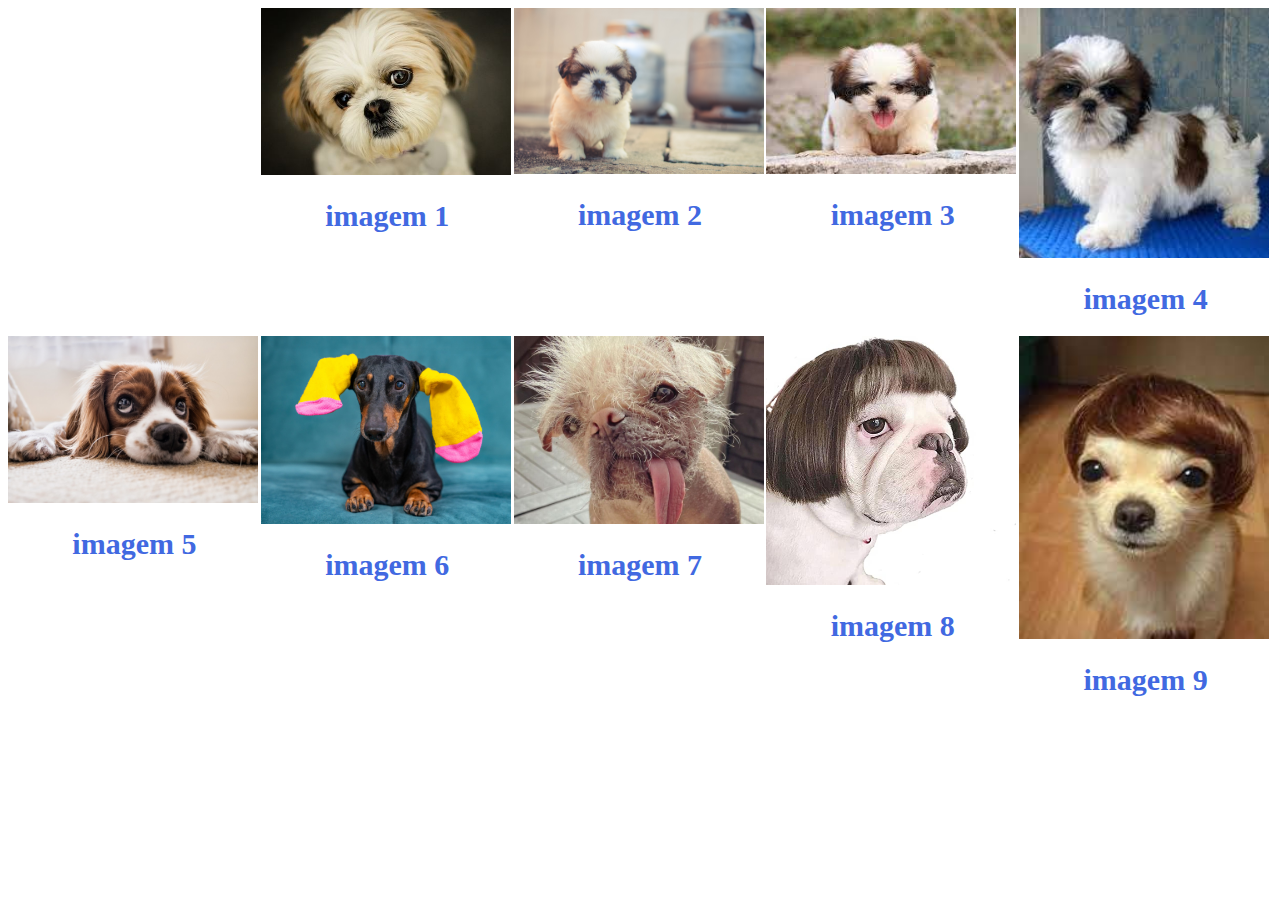
<file: index.html>
<!DOCTYPE html>
<html lang="en">
<head>
    <meta charset="UTF-8">
    <meta http-equiv="X-UA-Compatible" content="IE=edge">
    <meta name="viewport" content="width=device-width, initial-scale=1.0">
    <title>Miranda</title>
    <link rel="stylesheet" href="style.css">
</head>
<body>
    <div class="todasimagens">
        <span></span>
        <div class="divimagens">
            <img class="gridimagens" src="1.jpg" alt="cachorro">
            <h1 class="gridtitulo">imagem 1</h1>
    </div>
        <div class="divimagens">
            <img class="gridimagens" src="2.jpg" alt="cachorro">
            <h1 class="gridtitulo">imagem 2</h1>
    </div>
        <div class="divimagens">
            <img class="gridimagens" src="3.jpeg" alt="cachorro">
            <h1 class="gridtitulo">imagem 3</h1>
    </div>

        <div class="divimagens">
            <img class="gridimagens" src="4.jpeg" alt="cachorro">
            <h1 class="gridtitulo">imagem 4</h1>
    </div>
         <div class="divimagens">
            <img class="gridimagens" src="5.jpg" alt="cachorro">
            <h1 class="gridtitulo">imagem 5</h1>
    </div>
        <div class="divimagens">
            <img class="gridimagens" src="6.jpg" alt="cachorro">
            <h1 class="gridtitulo">imagem 6</h1>
    </div>
        <div class="divimagens">
            <img class="gridimagens" src="7.jpg" alt="cachorro">
            <h1 class="gridtitulo">imagem 7</h1>
    </div>
        <div class="divimagens">
            <img class="gridimagens" src="8.jpg" alt="cachorro">
            <h1 class="gridtitulo">imagem 8</h1>
    </div>
        <div class="divimagens">
            <img class="gridimagens" src="9.jpeg" alt="cachorro">
            <h1 class="gridtitulo">imagem 9</h1>
            </div>
    </div>
    </div>

</body>
</html>
</file>
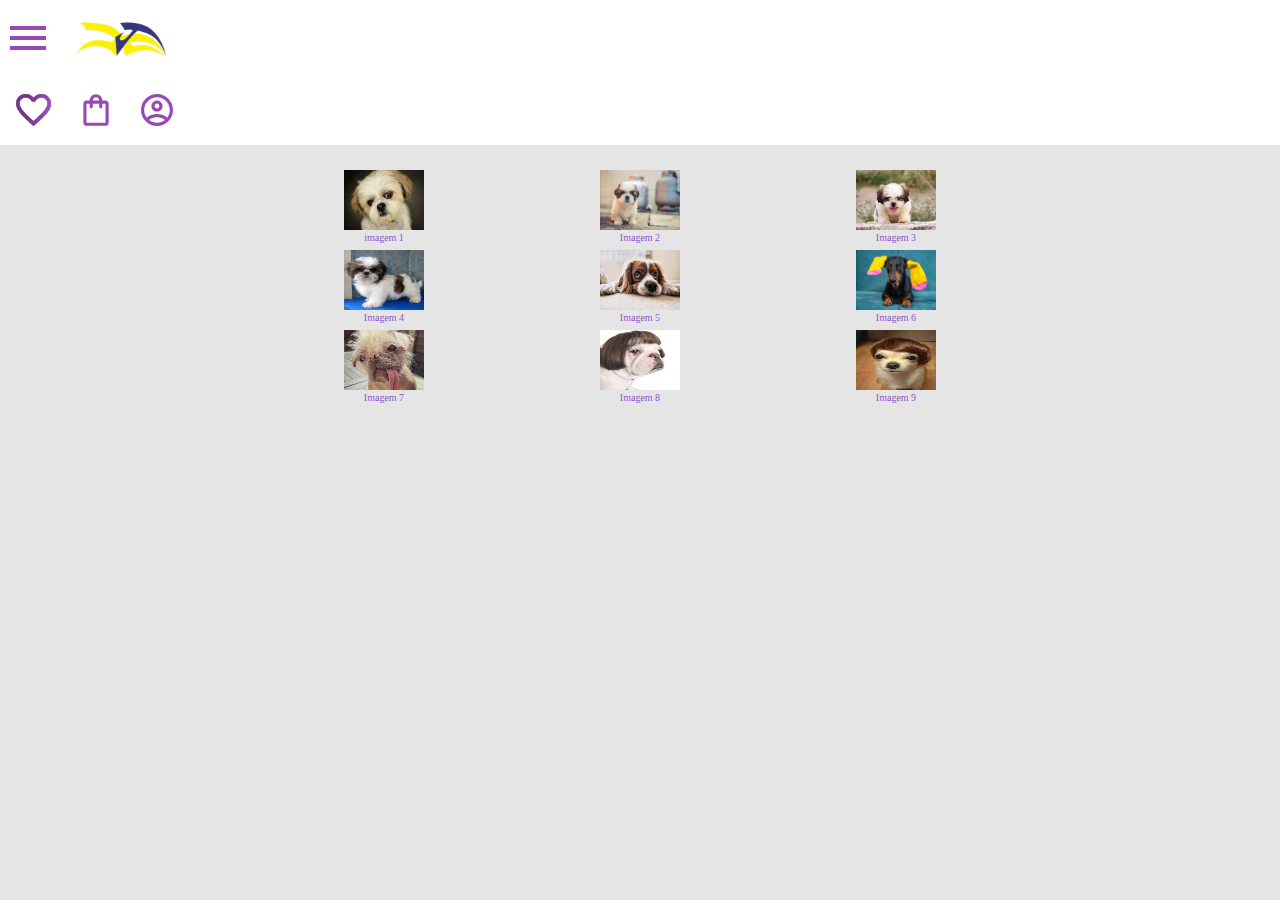
<file: Avaliacao/index.html>
<!DOCTYPE html>
<html lang="en">
<head>
    <meta charset="UTF-8">
    <meta name="viewport" content="width=device-width, initial-scale=1.0">
    <title>Document</title>
    <link rel="stylesheet" href="reset.css">
    <link rel="stylesheet" href="style.css">

</head>
<body>
    <header class="cabecalho">
        <div class="container">
            <input type="checkbox" id="menu" class="container__botao">
            <label for="menu">
                <span class="cabecalho__menu-hamburguer container__imagem"></span>
            </label>
            <ul class="lista-menu">
                <li class="lista-menu_titulo">Costa e Silva - Turmas</li>
                <li class="lista-menu_item"><a href="#"> 1°ANO A</a></li>
                <li class="lista-menu_item"><a href="#"> 1°ANO B</a></li>
                <li class="lista-menu_item"><a href="#"> 1°ANO C</a></li>
                <li class="lista-menu_item"><a href="#"> 1°ANO D</a></li>
                <li class="lista-menu_item"><a href="#"> 1°ANO E</a></li>
                <li class="lista-menu_item"><a href="#"> 1°ANO F</a></li>
                <li class="lista-menu_item"><a href="#"> 1°ANO G</a></li>
             </ul>
                <a href="#"><img class="container__imagem" src="img/logo 1.svg" alt="logotipo da biblioteca start"></a>
        </div>
        <div class="container">
           <a href="#"><img class="container__imagem" src="img/Favoritos.svg" alt="meus Favoritos"></a>
           <a href="#"><img class="container__imagem" src="img/Emprestimos.svg" alt="meus empréstimos"></a>
           <a href="#"><img class="container__imagem" src="img/Usuario.svg" alt="meu perfil"></a>
        </div>
    </header>
    <section class="gridimg">
        <div class="div-todasimagens">
            <span>
            </span>
            <div class="div-imagem">
                <img class="Imagem" src="img/1.jpg" alt="">
                <h1 class="titulo">imagem 1</h1>
            </div>
            <div class="div-imagem">
                <img class="Imagem" src="img/2.jpg" alt="">
                <h1 class="titulo">Imagem 2</h1>
            </div>
            <div class="div-imagem">
                <img class="Imagem" src="img/3.jpeg" alt="">
                <h1 class="titulo">Imagem 3</h1>
            </div>
            <span>
            </span>
            <span>
            </span>
            <div class="div-imagem">
                <img class="Imagem" src="img/4.jpeg" alt="">
                <h1 class="titulo">Imagem 4</h1>
            </div>
    
            <div class="div-imagem">
                <img class="Imagem" src="img/5.jpg" alt="">
                <h1 class="titulo">Imagem 5</h1>
            </div>
            <div class="div-imagem">
                <img class="Imagem" src="img/6.jpg" alt="">
                <h1 class="titulo">Imagem 6</h1>
            </div>
            <span>
            </span>
            <span>
            </span>
            <div class="div-imagem">
                <img class="Imagem" src="img/7.jpg" alt="">
                <h1 class="titulo">Imagem 7</h1>
            </div>
            <div class="div-imagem">
                <img class="Imagem" src="img/8.jpg" alt="">
                <h1 class="titulo">Imagem 8</h1>
            </div>
            <div class="div-imagem">
                <img class="Imagem" src="img/9.jpeg" alt="">
                <h1 class="titulo">Imagem 9</h1>
            </div>
        </div>

    </section>
</body>
</html>
</file>
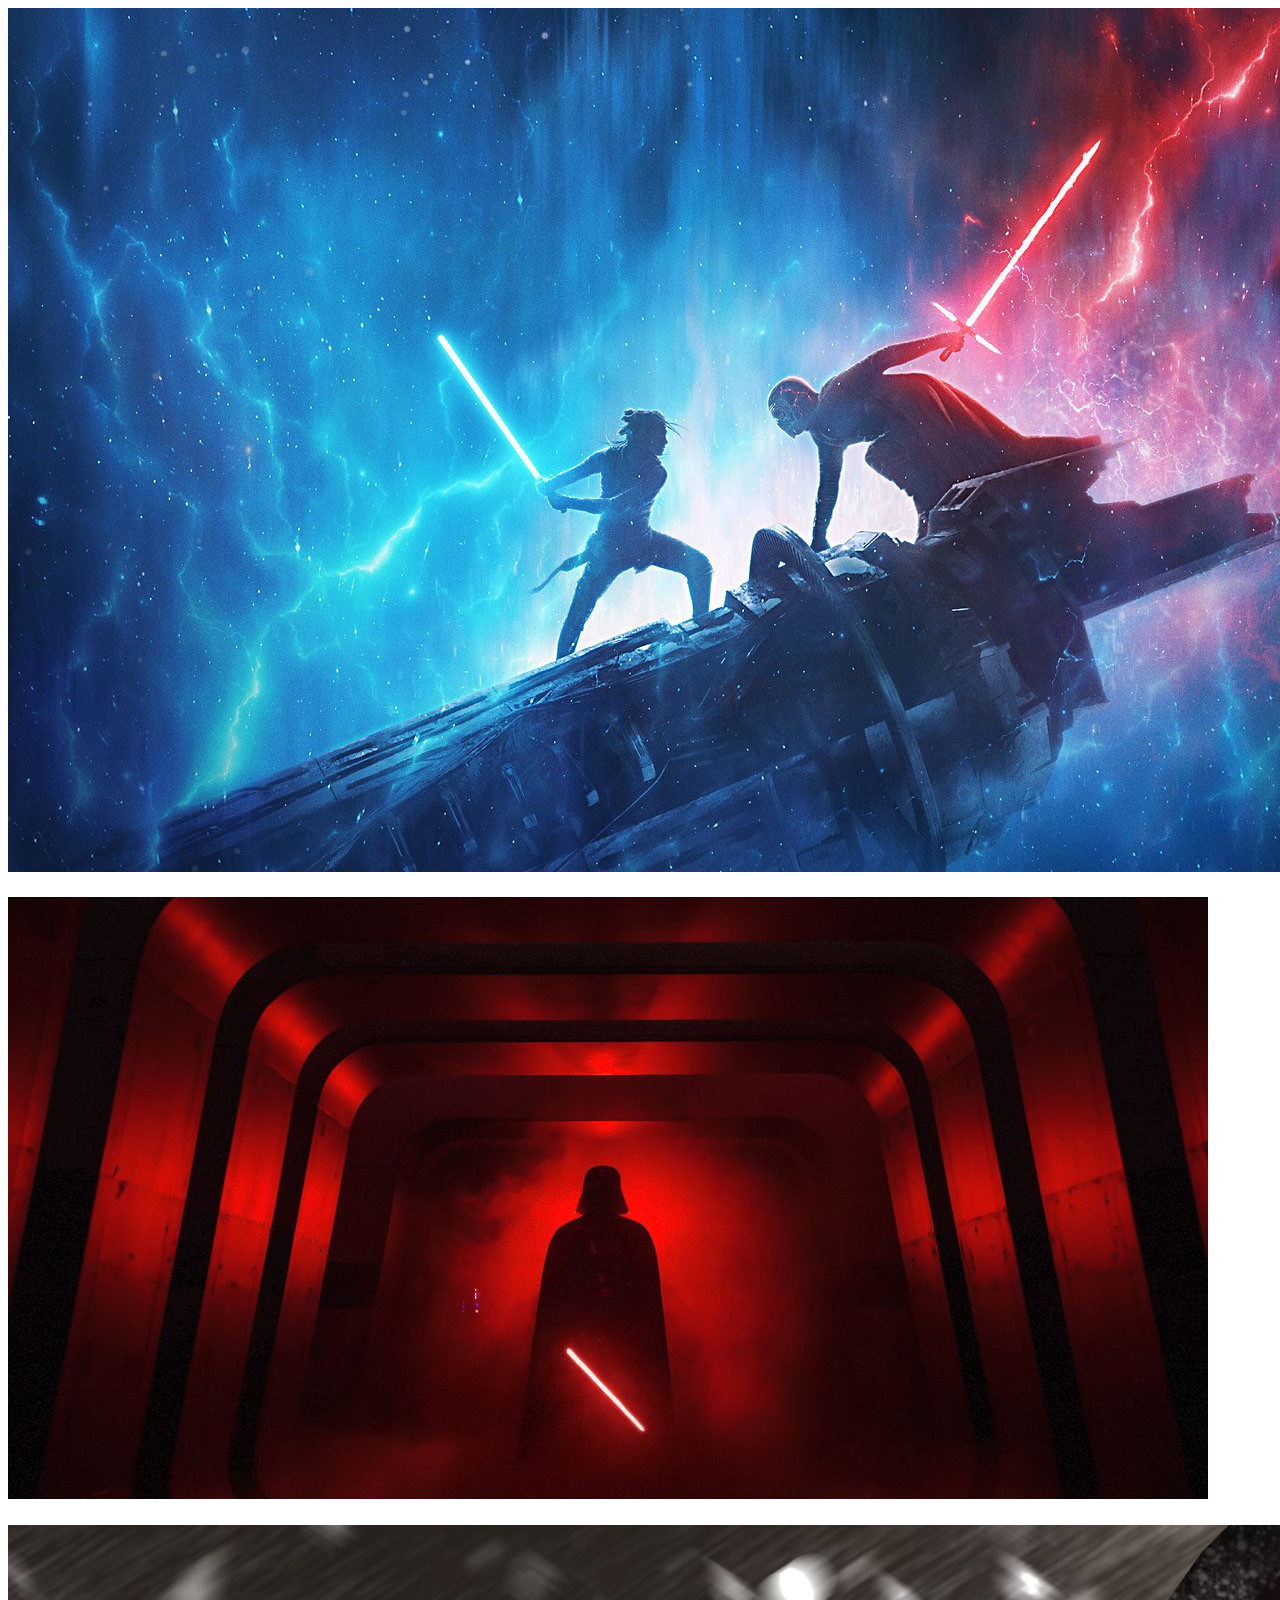
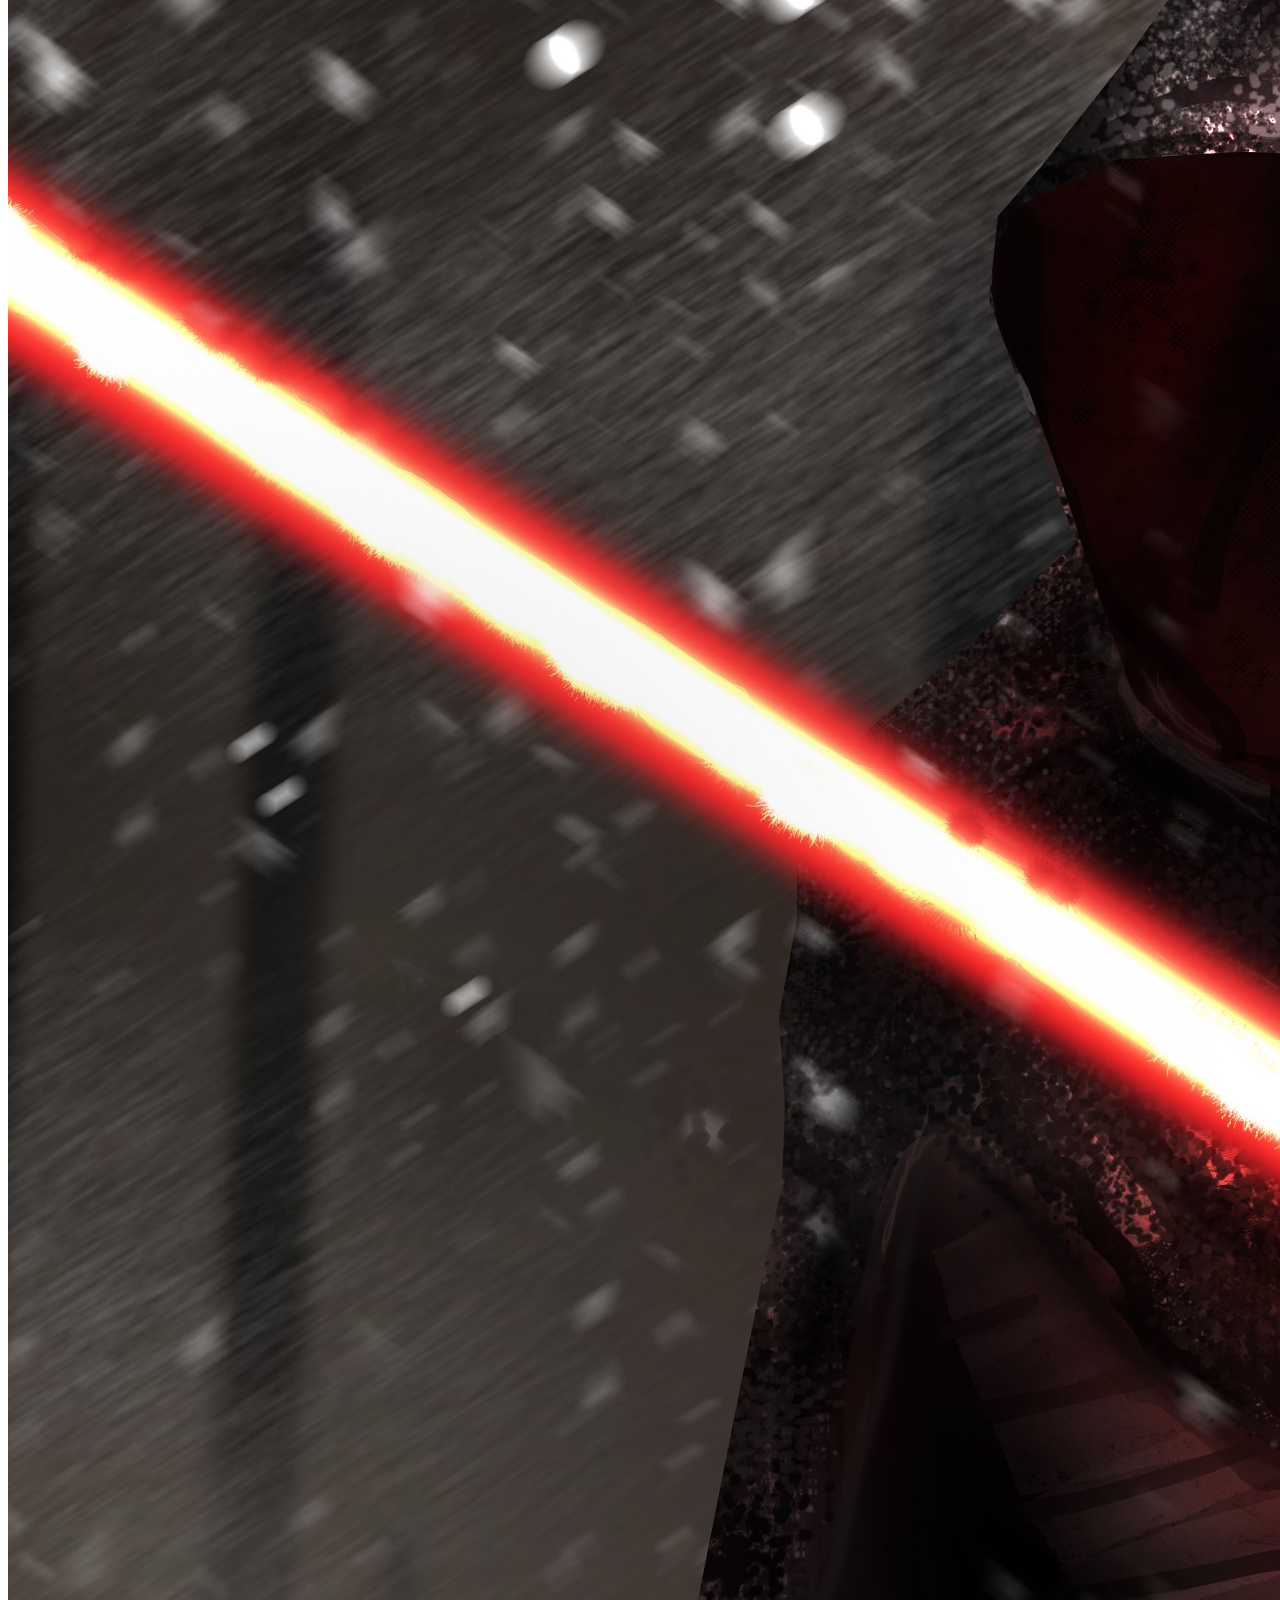
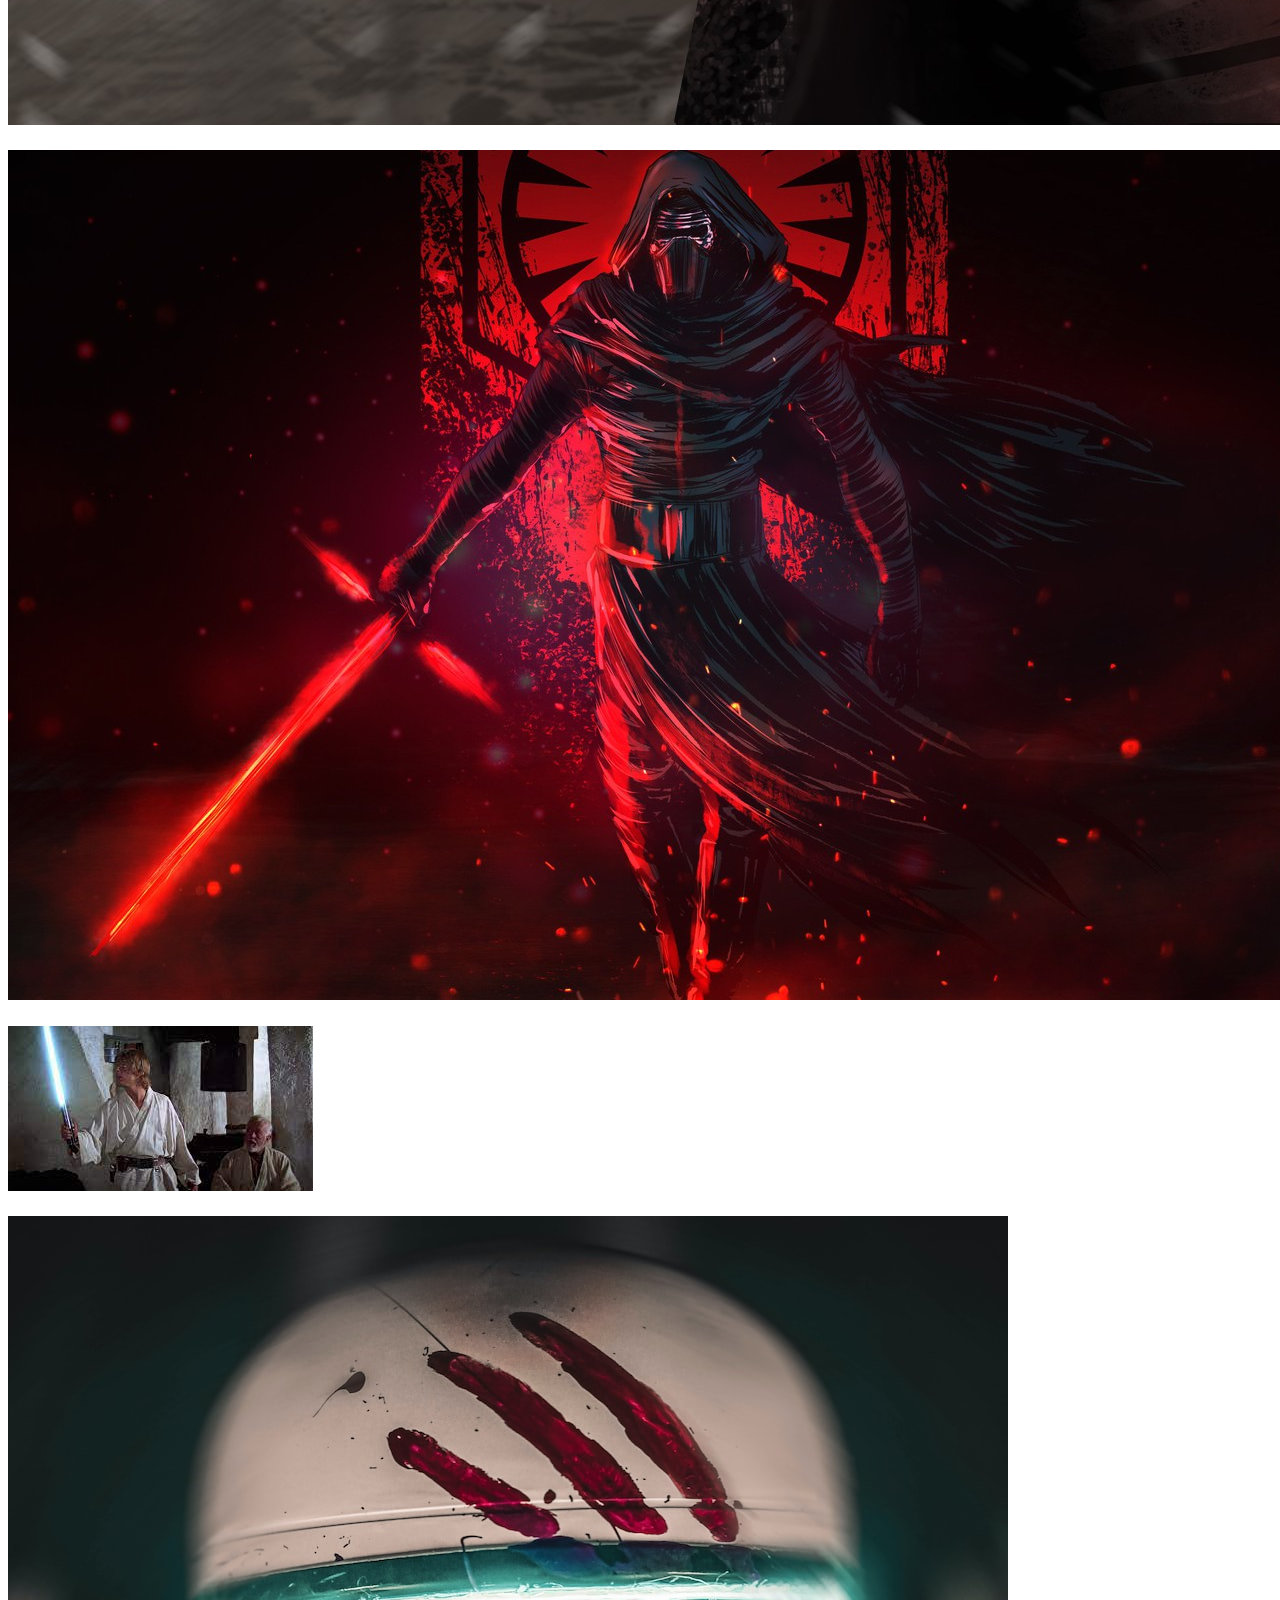
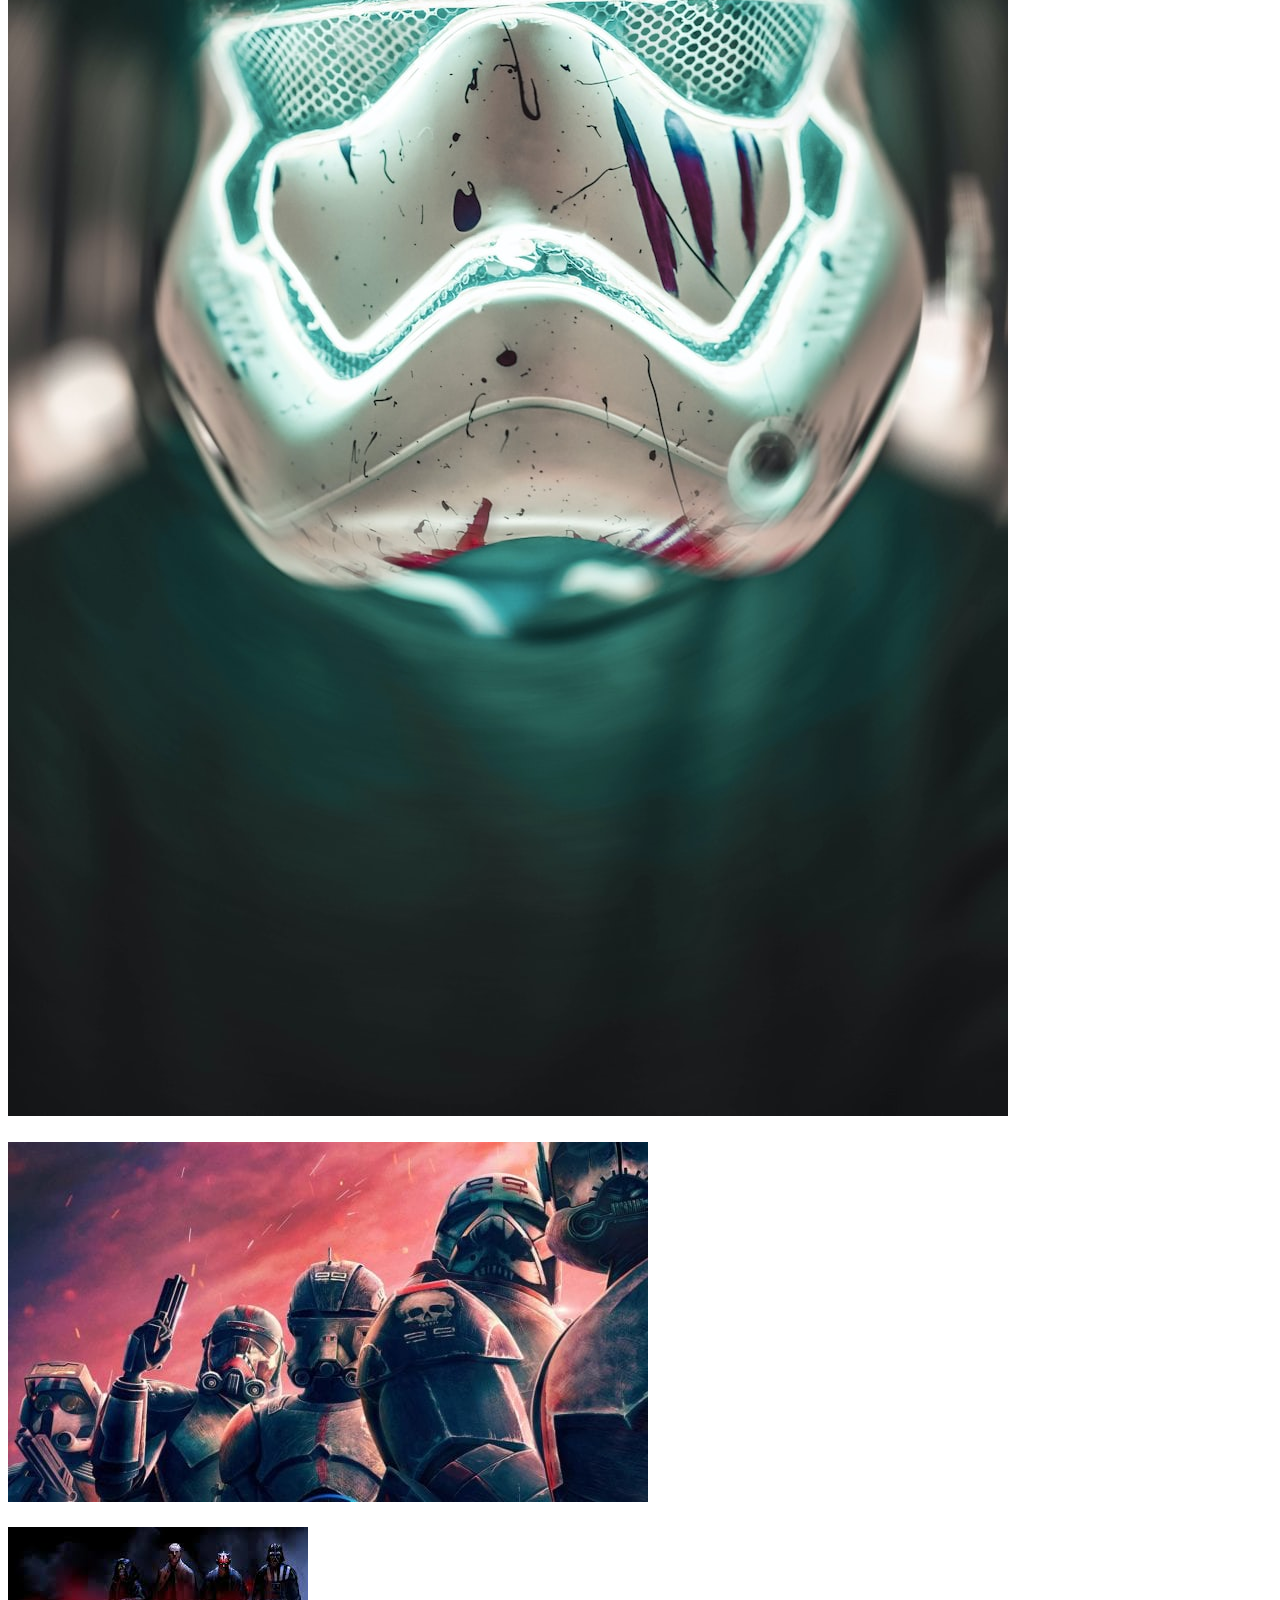
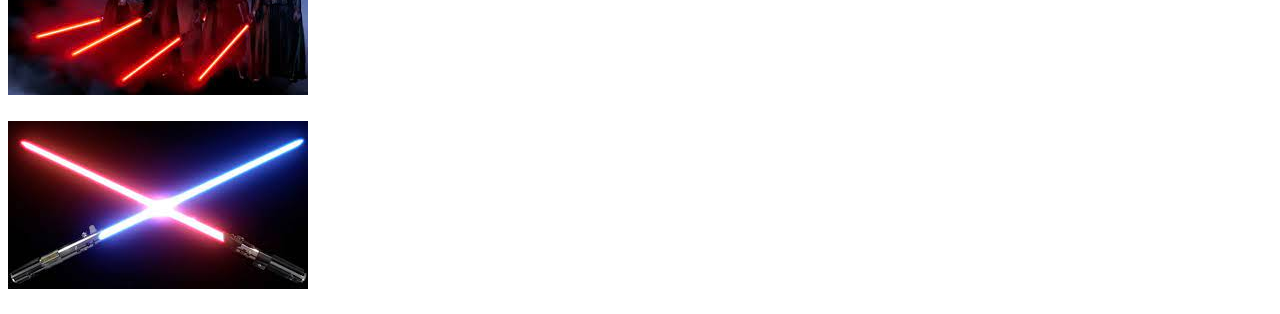
<file: Gabriel Anderson/index.html>
<!DOCTYPE html>
<html lang="en">
<head>
    <meta charset="UTF-8">
    <meta http-equiv="X-UA-Compatible" content="IE=edge">
    <meta name="viewport" content="width=device-width, initial-scale=1.0">
    <title>Star Wars</title>
</head>
<body>
    <div>
    <div class="divimagens">
        <img class="gridimagens" src="battle.jpeg" alt="Imagem 1">
        <h1 class="gridtitulo"></h1>
</div>
<div class="divimagens">
        <img class="gridimagens" src="darth vader.jpg" alt="Imagem 2">
        <h1 class="gridtitulo"></h1>
</div>
<div class="divimagens">
        <img class="gridimagens" src="kylo ren.jpg" alt="Imagem 3">
        <h1 class="gridtitulo"></h1>
</div>
    <div class="divimagens">
        <img class="gridimagens" src="kylo.jpg" alt="Imagem 4">
        <h1 class="gridtitulo"></h1>
</div>
<div class="divimagens">
        <img class="gridimagens" src="lightsaber.jpeg" alt="Imagem 5">
        <h1 class="gridtitulo"></h1>
 </div>
<div class="divimagens">
        <img class="gridimagens" src="stor, trupper.jpeg" alt="Imagem 6">
        <h1 class="gridtitulo"></h1>
</div>
<div class="divimagens">
        <img class="gridimagens" src="truppers.jpg" alt="Imagem 7">
        <h1 class="gridtitulo"></h1>
</div>
<div class="divimagens">
        <img class="gridimagens" src="vermelho.jpeg" alt="Imagem 8">
        <h1 class="gridtitulo"></h1>
</div>
<div class="divimagens">
        <img class="gridimagens" src="sabers.jpeg" alt="Imagem 9">
        <h1 class="gridtitulo"></h1>
</div>
</div>
</body>
</file>
<file: style.css>
.gridtitulo{
    text-align: center;
    color: royalblue;
    font-size: 30px;
}
.gridimagens{
    width: 250px;
}
.todasimagens{
    display: grid;
    grid-template-columns: 20% 20% 20% 20% 20%; 
}
</file>
<file: Avaliacao/style.css>
@import url(styles/header.css);
@import url(styles/grid.css);
:root{
    --cor-de-fundo: #e5e5e5;
    --branco: #FFFFFF;
    --amarelo:  #FECD2F;
    --roxo-degrade: 
    linear-gradient(94.49deg,  #733887 35.48%,  #C75EEB 143.32%);

}
body{
    background-color: var(--cor-de-fundo);
}
</file>
